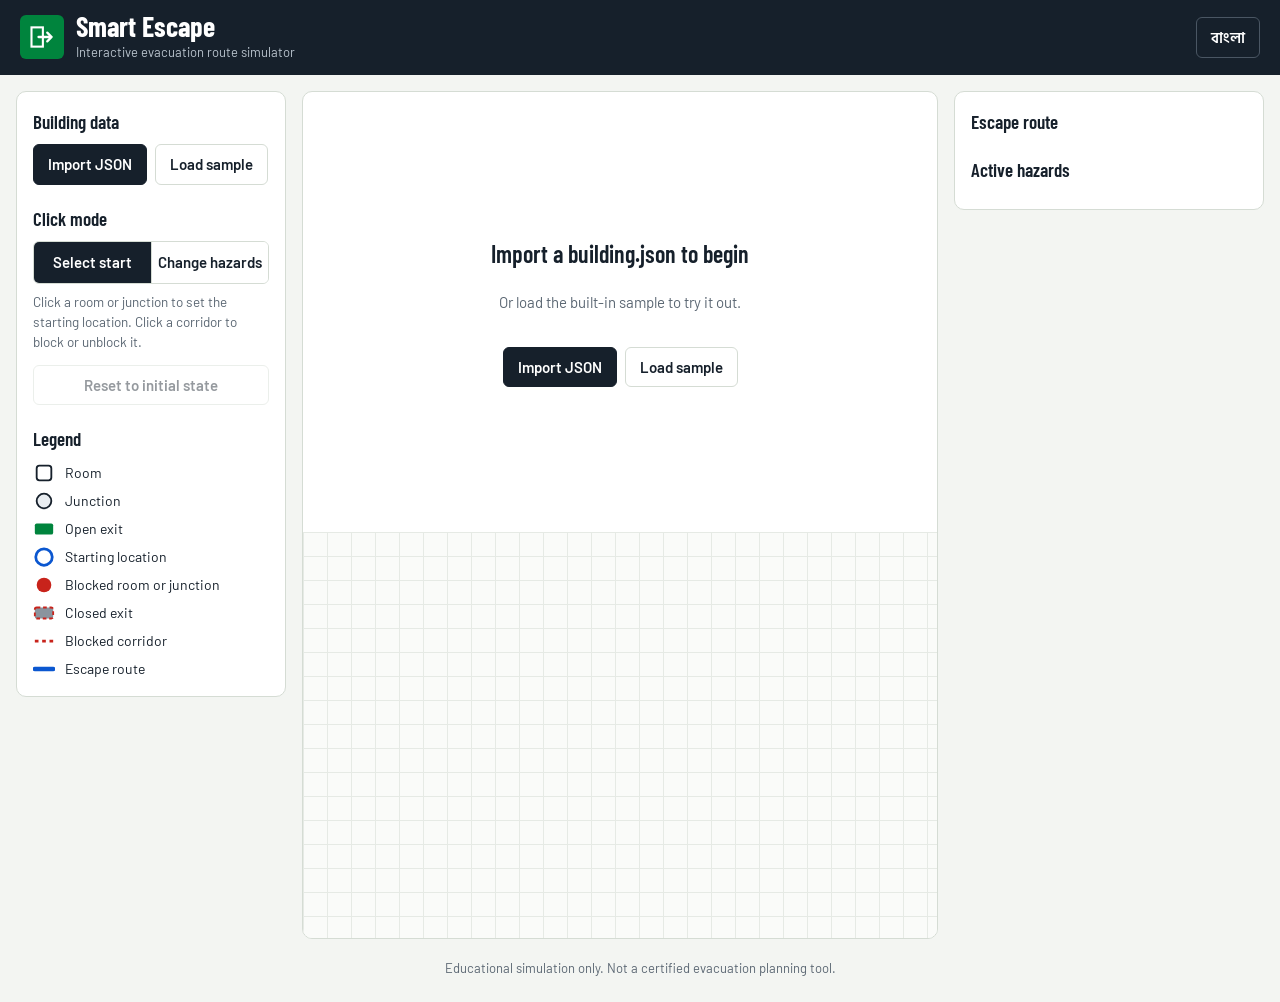
<file: index.html>
<!doctype html>
<html lang="en">
<head>
  <meta charset="utf-8">
  <meta name="viewport" content="width=device-width, initial-scale=1">
  <title>Smart Escape — Evacuation Route Simulator</title>
  <link rel="preconnect" href="https://fonts.googleapis.com">
  <link rel="preconnect" href="https://fonts.gstatic.com" crossorigin>
  <link href="https://fonts.googleapis.com/css2?family=Barlow+Condensed:wght@600;700&family=Barlow:wght@400;500;600;700&family=Hind+Siliguri:wght@400;500;600;700&display=swap" rel="stylesheet">
  <link rel="stylesheet" href="style.css">
</head>
<body>
  <header class="topbar">
    <div class="brand">
      <div class="brand-mark" aria-hidden="true">
        <svg viewBox="0 0 32 32" width="28" height="28">
          <rect x="4" y="5" width="13" height="22" fill="none" stroke="#fff" stroke-width="2.4"/>
          <path d="M12 16h15m-5-5 5 5-5 5" fill="none" stroke="#fff" stroke-width="2.6" stroke-linecap="round" stroke-linejoin="round"/>
        </svg>
      </div>
      <div>
        <h1 data-i18n="appTitle">Smart Escape</h1>
        <p data-i18n="appSubtitle"></p>
      </div>
    </div>
    <button id="langBtn" class="btn lang" type="button"></button>
  </header>

  <main class="layout">
    <section class="panel controls" aria-labelledby="dataTitle">
      <h2 id="dataTitle" data-i18n="dataTitle"></h2>
      <div class="btn-row">
        <button id="importBtn" class="btn primary" type="button" data-i18n="importBtn"></button>
        <button id="sampleBtn" class="btn" type="button" data-i18n="sampleBtn"></button>
      </div>
      <input type="file" id="fileInput" accept=".json,application/json" hidden>
      <div id="errorBox" class="error-box" role="alert" hidden></div>

      <h2 data-i18n="modeTitle"></h2>
      <div class="segmented" role="group">
        <button type="button" class="seg" data-mode="start" aria-pressed="true" data-i18n="modeStart"></button>
        <button type="button" class="seg" data-mode="hazard" aria-pressed="false" data-i18n="modeHazard"></button>
      </div>
      <p id="modeHint" class="hint"></p>
      <button id="resetBtn" class="btn reset" type="button" data-i18n="resetBtn" disabled></button>

      <h2 data-i18n="legendTitle"></h2>
      <ul class="legend">
        <li><svg viewBox="0 0 24 24"><rect x="4" y="4" width="16" height="16" rx="3" fill="#fff" stroke="#16202B" stroke-width="2"/></svg><span data-i18n="lgRoom"></span></li>
        <li><svg viewBox="0 0 24 24"><circle cx="12" cy="12" r="8" fill="#E9EDF1" stroke="#16202B" stroke-width="2"/></svg><span data-i18n="lgJunction"></span></li>
        <li><svg viewBox="0 0 24 24"><rect x="2" y="6" width="20" height="12" rx="2" fill="#00843D"/></svg><span data-i18n="lgExit"></span></li>
        <li><svg viewBox="0 0 24 24"><circle cx="12" cy="12" r="9" fill="none" stroke="#0B57D0" stroke-width="3"/></svg><span data-i18n="lgStart"></span></li>
        <li><svg viewBox="0 0 24 24"><circle cx="12" cy="12" r="8" fill="#C8231B"/></svg><span data-i18n="lgBlocked"></span></li>
        <li><svg viewBox="0 0 24 24"><rect x="2" y="6" width="20" height="12" rx="2" fill="#8A949E" stroke="#C8231B" stroke-width="2" stroke-dasharray="4 3"/></svg><span data-i18n="lgClosed"></span></li>
        <li><svg viewBox="0 0 24 24"><line x1="2" y1="12" x2="22" y2="12" stroke="#C8231B" stroke-width="3" stroke-dasharray="4 4"/></svg><span data-i18n="lgBlockedEdge"></span></li>
        <li><svg viewBox="0 0 24 24"><line x1="2" y1="12" x2="22" y2="12" stroke="#0B57D0" stroke-width="5" stroke-linecap="round"/></svg><span data-i18n="lgRoute"></span></li>
      </ul>
    </section>

    <section class="panel map-wrap">
      <div class="map-head" id="mapHead" hidden>
        <strong id="buildingName"></strong>
        <span id="buildingStats" class="muted"></span>
      </div>
      <div id="emptyState" class="empty">
        <p class="empty-title" data-i18n="emptyTitle"></p>
        <p class="muted" data-i18n="emptyText"></p>
        <div class="btn-row center">
          <button id="importBtn2" class="btn primary" type="button" data-i18n="importBtn"></button>
          <button id="sampleBtn2" class="btn" type="button" data-i18n="sampleBtn"></button>
        </div>
      </div>
      <svg id="map" viewBox="0 0 1000 640" role="img" hidden></svg>
    </section>

    <section class="panel result" aria-live="polite">
      <h2 data-i18n="routeTitle"></h2>
      <div id="statusBox"></div>
      <h2 data-i18n="hazardsTitle"></h2>
      <div id="hazardList"></div>
    </section>
  </main>

  <footer class="foot" data-i18n="footer"></footer>
  <div id="toast" class="toast" role="status" aria-live="polite"></div>

  <script src="i18n.js"></script>
  <script src="app.js"></script>
</body>
</html>
</file>
<file: style.css>
:root {
  --paper: #F3F5F2;
  --panel: #FFFFFF;
  --ink: #16202B;
  --muted: #5B6773;
  --rule: #D5DCD4;
  --grid: #E6EAE5;
  --exit: #00843D;
  --hazard: #C8231B;
  --hazard-soft: #FBE9E7;
  --route: #0B57D0;
  --route-soft: #E4ECFB;
  --closed: #8A949E;
  --junction: #E9EDF1;
  --font: "Barlow", "Hind Siliguri", system-ui, sans-serif;
  --font-cond: "Barlow Condensed", "Hind Siliguri", system-ui, sans-serif;
}
html[lang="bn"] {
  --font: "Hind Siliguri", "Barlow", system-ui, sans-serif;
  --font-cond: "Hind Siliguri", "Barlow Condensed", system-ui, sans-serif;
}

* { box-sizing: border-box; }
body {
  margin: 0;
  background: var(--paper);
  color: var(--ink);
  font-family: var(--font);
  font-size: 15px;
  line-height: 1.5;
}
button { font: inherit; color: inherit; }
:focus-visible { outline: 3px solid var(--route); outline-offset: 2px; }
.muted { color: var(--muted); }

/* Top bar */
.topbar {
  display: flex; align-items: center; justify-content: space-between; gap: 16px;
  padding: 12px 20px; background: var(--ink); color: #fff;
}
.brand { display: flex; align-items: center; gap: 12px; min-width: 0; }
.brand-mark {
  flex: none; width: 44px; height: 44px; border-radius: 6px;
  background: var(--exit); display: grid; place-items: center;
}
.brand h1 { margin: 0; font-family: var(--font-cond); font-weight: 700; font-size: 28px; line-height: 1.05; }
.brand p { margin: 2px 0 0; font-size: 13px; color: #B8C2CC; }

/* Buttons */
.btn {
  display: inline-flex; align-items: center; justify-content: center;
  min-height: 40px; padding: 8px 14px;
  border: 1.5px solid var(--rule); border-radius: 6px; background: #fff;
  cursor: pointer; font-weight: 600;
  transition: background .15s, border-color .15s, transform .1s;
}
.btn:hover { border-color: var(--ink); }
.btn:active { transform: translateY(1px); }
.btn:disabled { opacity: .45; cursor: not-allowed; }
.btn.primary { background: var(--ink); border-color: var(--ink); color: #fff; }
.btn.primary:hover { background: #26323F; }
.btn.lang { background: transparent; color: #fff; border-color: #4A5663; flex: none; }
.btn.lang:hover { border-color: #fff; }
.btn.reset { width: 100%; }
.btn.small { min-height: 30px; padding: 3px 10px; font-size: 13px; }
.btn-row { display: flex; flex-wrap: wrap; gap: 8px; }
.btn-row.center { justify-content: center; }

/* Layout */
.layout {
  display: grid;
  grid-template-columns: 270px minmax(0, 1fr) 310px;
  grid-template-areas: "controls map result";
  gap: 16px; padding: 16px; max-width: 1520px; margin: 0 auto; align-items: start;
}
.panel { background: var(--panel); border: 1px solid var(--rule); border-radius: 10px; padding: 16px; }
.controls { grid-area: controls; }
.map-wrap { grid-area: map; padding: 0; overflow: hidden; }
.result { grid-area: result; }
.panel h2 { font-family: var(--font-cond); font-size: 19px; font-weight: 600; margin: 20px 0 8px; }
.panel h2:first-child { margin-top: 0; }

/* Mode switch */
.segmented { display: grid; grid-template-columns: 1fr 1fr; border: 1.5px solid var(--rule); border-radius: 6px; overflow: hidden; }
.seg { border: 0; background: #fff; padding: 9px 6px; cursor: pointer; font-weight: 600; transition: background .15s, color .15s; }
.seg + .seg { border-left: 1.5px solid var(--rule); }
.seg[aria-pressed="true"] { background: var(--ink); color: #fff; }
.hint { font-size: 13.5px; color: var(--muted); margin: 8px 0 12px; }

/* Legend */
.legend { list-style: none; margin: 0; padding: 0; display: grid; gap: 6px; font-size: 14px; }
.legend li { display: flex; align-items: center; gap: 10px; }
.legend svg { width: 22px; height: 22px; flex: none; }

/* Errors */
.error-box {
  margin-top: 12px; padding: 10px 12px; border-left: 4px solid var(--hazard);
  background: var(--hazard-soft); border-radius: 4px; font-size: 13.5px;
  animation: fadeIn .2s ease;
}
.error-box strong { color: var(--hazard); }
.error-box ul { margin: 6px 0 0; padding-left: 18px; }

/* Map */
.map-head {
  display: flex; justify-content: space-between; align-items: baseline; gap: 12px; flex-wrap: wrap;
  padding: 10px 16px; border-bottom: 1px solid var(--rule);
}
.map-head strong { font-family: var(--font-cond); font-size: 20px; }
#map {
  display: block; width: 100%; height: auto;
  background-color: #FAFBF9;
  background-image:
    linear-gradient(var(--grid) 1px, transparent 1px),
    linear-gradient(90deg, var(--grid) 1px, transparent 1px);
  background-size: 24px 24px;
  user-select: none;
}
.empty { min-height: 440px; display: grid; place-content: center; text-align: center; padding: 32px; gap: 4px; }
.empty-title { font-family: var(--font-cond); font-size: 24px; font-weight: 600; margin: 0; }
.empty .btn-row { margin-top: 14px; }

/* SVG: corridors */
.edge { cursor: pointer; }
.edge .vis { stroke: #9AA6B2; stroke-width: 3; stroke-linecap: round; transition: stroke .2s, opacity .2s; }
.edge .hit { stroke: transparent; stroke-width: 20; }
.edge:hover .vis, .edge.hover .vis { stroke: var(--ink); }
.edge.blocked .vis { stroke: var(--hazard); stroke-dasharray: 7 7; }
.edge.on-route .vis { opacity: 0; }
.cost-bg { fill: #fff; stroke: #BFC8BE; stroke-width: 1.2; transition: fill .2s, stroke .2s; }
.cost-tx { font-weight: 700; fill: var(--ink); text-anchor: middle; dominant-baseline: central; pointer-events: none; transition: fill .2s; }
.edge.blocked .cost-bg { fill: var(--hazard); stroke: var(--hazard); }
.edge.blocked .cost-tx { fill: #fff; }
.edge.on-route .cost-bg { fill: var(--route); stroke: var(--route); }
.edge.on-route .cost-tx { fill: #fff; }
.edge:focus-visible { outline: none; }
.edge:focus-visible .cost-bg { stroke: var(--route); stroke-width: 3; }

/* SVG: route */
.route-line { fill: none; stroke: var(--route); stroke-linecap: round; stroke-linejoin: round; }
.route-halo { fill: none; stroke: var(--route-soft); stroke-linecap: round; stroke-linejoin: round; animation: fadeIn .3s ease; }

/* SVG: nodes */
.node { cursor: pointer; }
.node .shape { stroke: var(--ink); stroke-width: 2; transition: fill .2s, stroke .2s; }
.node.room .shape { fill: #fff; }
.node.junction .shape { fill: var(--junction); }
.node.exit .shape { fill: var(--exit); stroke: #00632E; }
.node .nid { font-weight: 700; text-anchor: middle; dominant-baseline: central; fill: var(--ink); pointer-events: none; transition: fill .2s; }
.node.exit .nid { fill: #fff; }
.node .nlabel {
  text-anchor: middle; fill: var(--muted); font-weight: 500; pointer-events: none;
  paint-order: stroke; stroke: #FAFBF9; stroke-width: 4px; stroke-linejoin: round;
}
.node.blocked .shape { fill: var(--hazard); stroke: #8E1610; }
.node.blocked .nid { fill: #fff; }
.node.closed .shape { fill: var(--closed); stroke: var(--hazard); stroke-dasharray: 5 4; }
.node.on-route .shape { stroke: var(--route); stroke-width: 3.5; }
.node.on-route.exit .shape { stroke: var(--route); }
.node .start-ring { fill: none; stroke: var(--route); stroke-width: 3.5; opacity: 0; transition: opacity .2s, stroke .2s; }
.node.start .start-ring { opacity: 1; }
.node.start.blocked .start-ring { stroke: var(--hazard); }
.node:hover .shape { filter: brightness(.95); }
.node:focus-visible { outline: none; }
.node:focus-visible .shape { stroke: var(--route); stroke-width: 4; }
.node .body { transform-box: fill-box; transform-origin: center; }
.node.pop .body { animation: pop .28s ease-out; }

/* Result panel */
.status { border: 1.5px solid var(--rule); border-radius: 8px; padding: 12px 14px; animation: fadeIn .22s ease; }
.status p { margin: 0; }
.status.ok { border-color: var(--route); background: var(--route-soft); }
.status.bad { border-color: var(--hazard); background: var(--hazard-soft); }
.status-title { font-family: var(--font-cond); font-size: 23px; font-weight: 700; line-height: 1.15; margin-bottom: 4px !important; }
.status.ok .status-title { color: var(--route); }
.status.bad .status-title { color: var(--hazard); }
.path { display: flex; flex-wrap: wrap; align-items: center; gap: 4px; margin: 8px 0 10px; }
.chip { padding: 2px 8px; border-radius: 4px; background: #fff; border: 1px solid var(--rule); font-weight: 700; font-size: 14px; }
.chip.start { border-color: var(--route); }
.chip.exit { background: var(--exit); border-color: var(--exit); color: #fff; }
.arrow { color: var(--muted); font-size: 13px; }
.facts { display: grid; grid-template-columns: auto 1fr; gap: 3px 12px; margin: 0; font-size: 14px; }
.facts dt { color: var(--muted); }
.facts dd { margin: 0; font-weight: 600; overflow-wrap: anywhere; }
.cost { display: flex; align-items: baseline; justify-content: space-between; margin-top: 10px; padding-top: 8px; border-top: 1px solid #C6D4F2; }
.cost strong { font-family: var(--font-cond); font-size: 34px; line-height: 1; color: var(--route); }

.hz-list { list-style: none; margin: 0; padding: 0; }
.hz { display: flex; justify-content: space-between; align-items: center; gap: 8px; padding: 7px 0; border-bottom: 1px solid var(--rule); font-size: 14px; animation: fadeIn .2s ease; }
.hz:last-child { border-bottom: 0; }
.hz-tag { font-size: 12px; padding: 1px 6px; border-radius: 3px; background: var(--hazard-soft); color: var(--hazard); font-weight: 600; margin-right: 6px; }

.foot { text-align: center; color: var(--muted); font-size: 13px; padding: 4px 16px 24px; }
.toast {
  position: fixed; left: 50%; bottom: 20px; z-index: 10; max-width: 90vw;
  transform: translate(-50%, 16px); opacity: 0; pointer-events: none;
  background: var(--ink); color: #fff; padding: 10px 16px; border-radius: 6px;
  transition: opacity .2s, transform .2s;
}
.toast.show { opacity: 1; transform: translate(-50%, 0); }

@keyframes pop { 0% { transform: scale(1); } 45% { transform: scale(1.14); } 100% { transform: scale(1); } }
@keyframes fadeIn { from { opacity: 0; transform: translateY(3px); } to { opacity: 1; transform: none; } }

@media (max-width: 1150px) {
  .layout { grid-template-columns: 1fr 1fr; grid-template-areas: "map map" "controls result"; }
}
@media (max-width: 720px) {
  .layout { grid-template-columns: 1fr; grid-template-areas: "map" "result" "controls"; padding: 10px; gap: 10px; }
  .brand h1 { font-size: 23px; }
  .brand p { display: none; }
  .empty { min-height: 300px; }
}
@media (prefers-reduced-motion: reduce) {
  *, *::before, *::after { animation-duration: .01ms !important; transition-duration: .01ms !important; }
}
[hidden],
.hidden {
  display: none !important;
}
svg#map[hidden] { display: block !important; }
</file>
